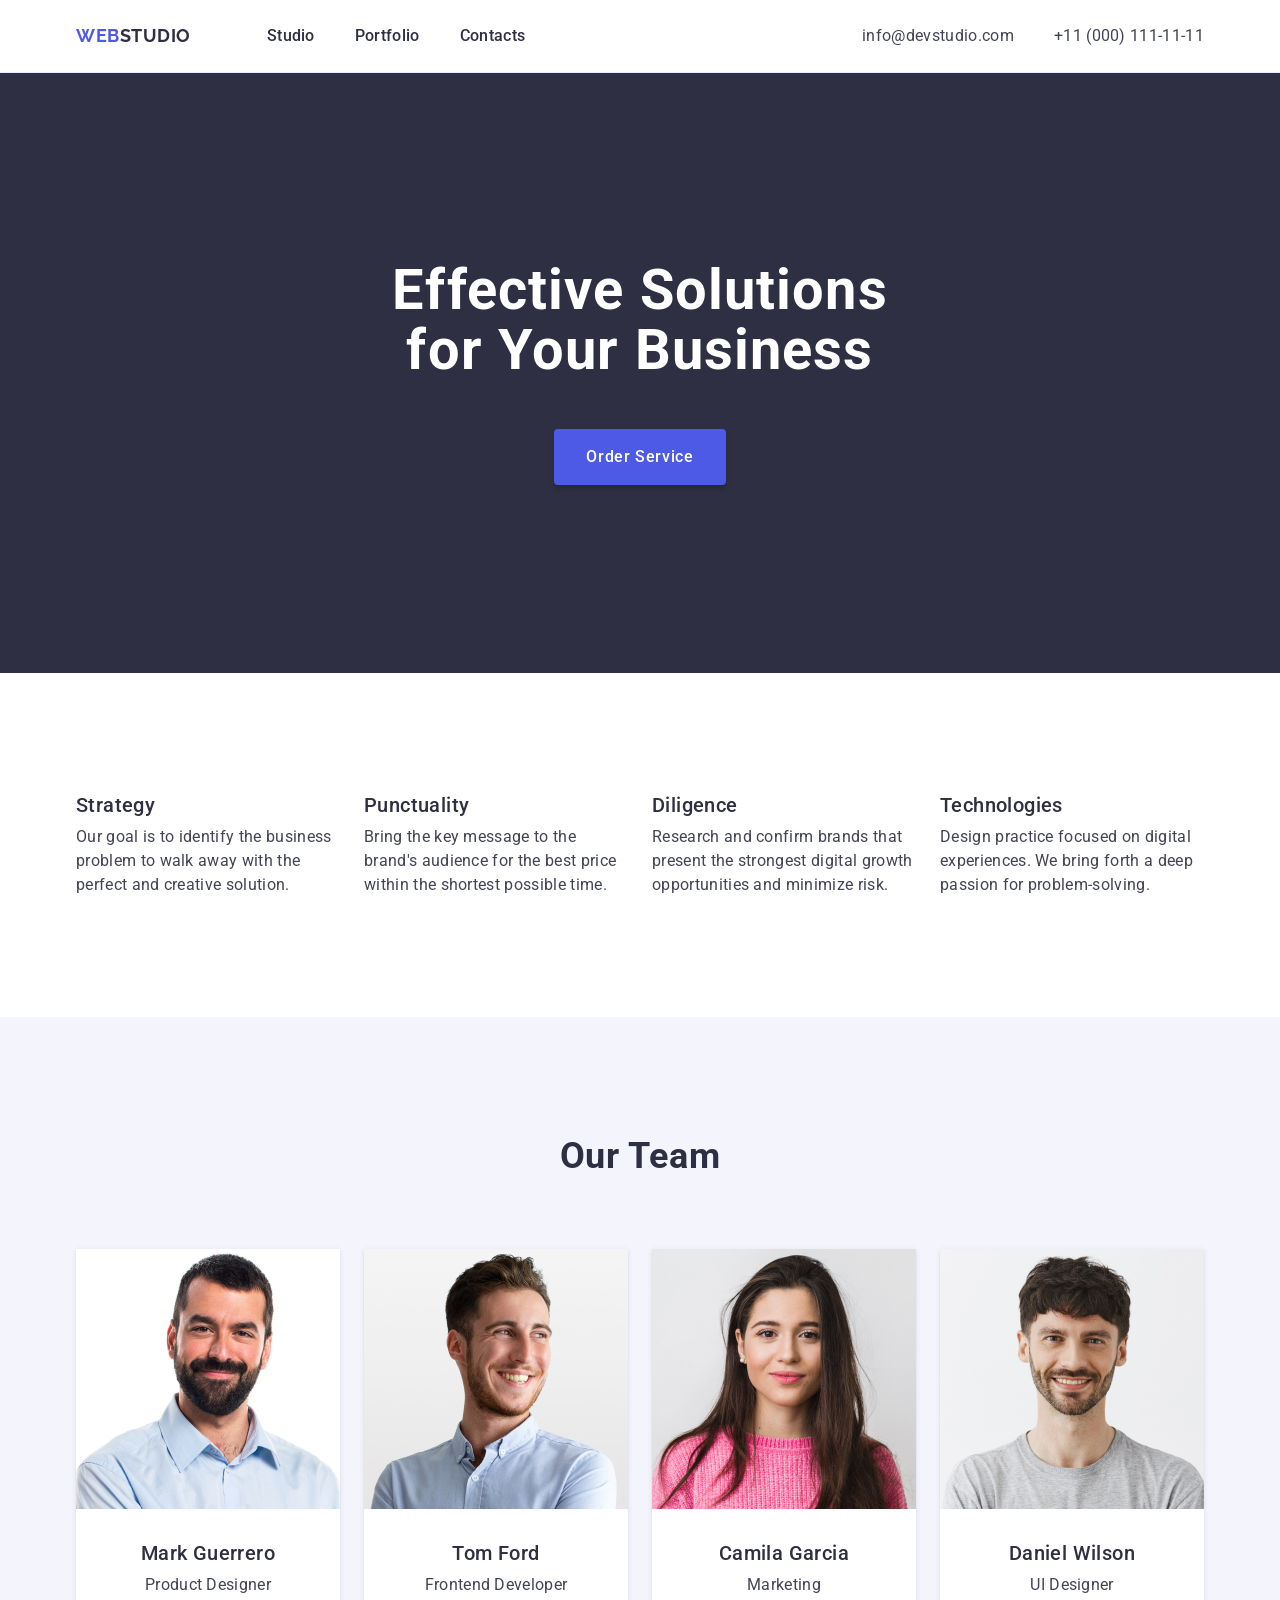
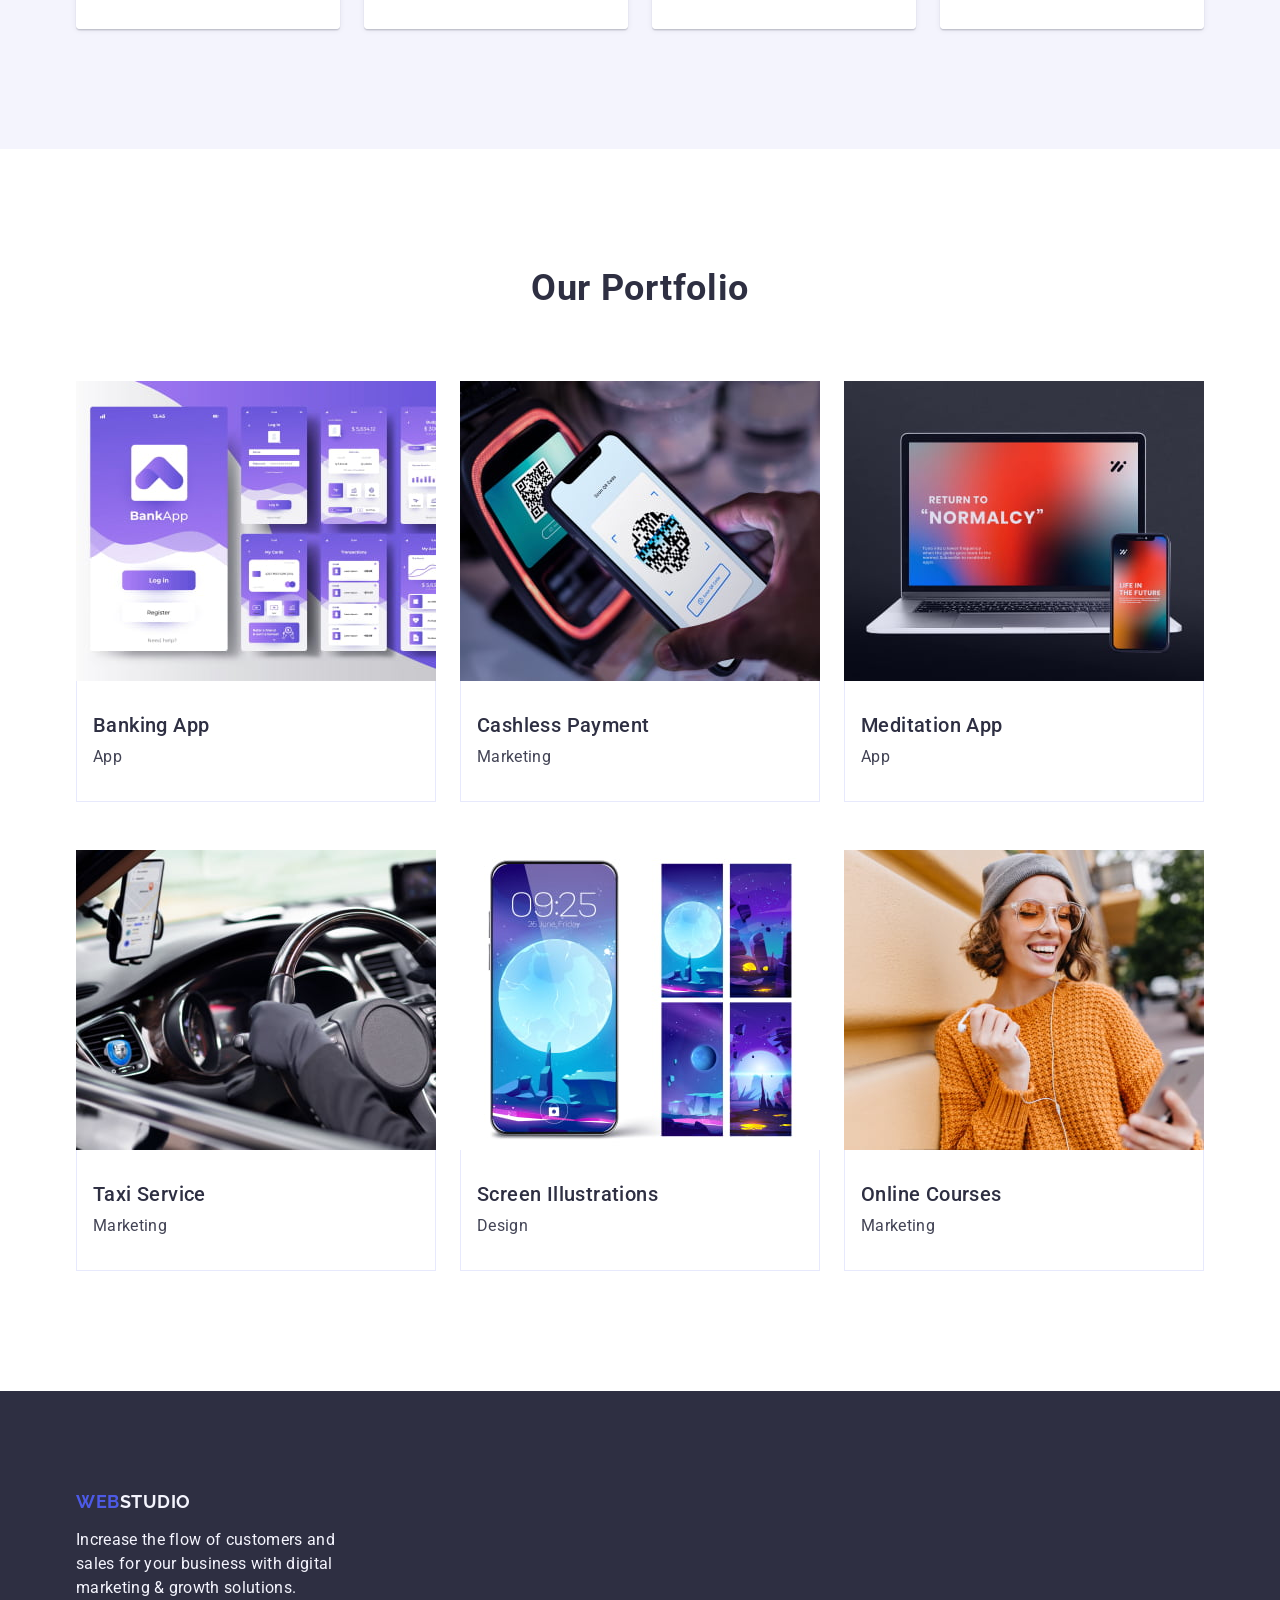
<file: index.html>
<!DOCTYPE html>
<html lang="en">
  <head>
    <meta charset="UTF-8" />
    <meta http-equiv="X-UA-Compatible" content="IE=edge" />
    <meta name="viewport" content="width=device-width, initial-scale=1.0" />
    <title>goit-markup-hw-02</title>
    <link rel="preconnect" href="https://fonts.googleapis.com" />
    <link rel="preconnect" href="https://fonts.gstatic.com" crossorigin />
    <link
      href="https://fonts.googleapis.com/css2?family=Raleway:wght@800&family=Roboto:wght@400;500;700;900&display=swap"
      rel="stylesheet"
    />
    <link
      rel="stylesheet"
      href="https://cdnjs.cloudflare.com/ajax/libs/modern-normalize/1.0.0/modern-normalize.min.css"
    />
    <link rel="stylesheet" href="./css/styles.css" />
  </head>
  <body>
    <!-- header -->
    <header class="header-styles">
     <div class="container header-container"> 
    <nav class="header-nav">
      <a href="./index.html" class="logo-header logo-style-header"
        >Web<span class="logo-web">Studio</span></a
      >
      <ul class="list-elements nav-list">
        <li>
          <a href="./index.html" class="navigation-link-styles nav-link-list">Studio</a>
        </li>
        <li>
          <a href="" class="navigation-link-styles nav-link-list"
            >Portfolio</a
          >
        </li>
        <li><a href="" class="navigation-link-styles nav-link-list">Contacts</a></li>
      </ul>
    </nav>
    <address class="address-style">
      <ul class="list-elements address-list">
        <li>
          <a href="mailto:info@devstudio.com" class="address-styles"
            >info@devstudio.com</a
          >
        </li>
        <li>
          <a href="tel:+110001111111" class="address-styles"
            >+11 (000) 111-11-11</a
          >
        </li>
      </ul>
    </address></div>
    </header>
    <!-- main -->
    <main>
      <!-- section one -->
      <section class="background-clr-sec-one section-hero-position">
        <div class="container">
          <h1 class="hero-title hero-margin">Effective Solutions for Your Business</h1>
          <button type="button" class="buttons style-but">Order Service</button>
        </div>
      </section>
      <!-- section two -->
      <section class="section">
        <div class="container cont-sec-two">
          <h2 class="visually-hidden">Our advantages</h2>
        <ul class="list-elements sec-two-list">
          <li class="list-section-two">
            <h3 class="heading-advantages">Strategy</h3>
            <p class="description-advantages">
              Our goal is to identify the business problem to walk away with the
              perfect and creative solution.
            </p>
          </li>
          <li class="list-section-two">
            <h3 class="heading-advantages">Punctuality</h3>
            <p class="description-advantages">
              Bring the key message to the brand's audience for the best price
              within the shortest possible time.
            </p>
          </li>
          <li class="list-section-two">
            <h3 class="heading-advantages">Diligence</h3>
            <p class="description-advantages">
              Research and confirm brands that present the strongest digital
              growth opportunities and minimize risk.
            </p>
          </li>
          <li class="list-section-two">
            <h3 class="heading-advantages">Technologies</h3>
            <p class="description-advantages">
              Design practice focused on digital experiences. We bring forth a
              deep passion for problem-solving.
            </p>
          </li>
        </ul>
        </div>
      </section>
      <!-- section three  -->
      <section class="background-clr-sec-three section">
        <div class="container">
          <h2 class="title-section-three sec-three-pos">Our Team</h2>
        <ul class="list-elements list-card-team">
          <li class="team-cards-color">
            <img
              src="./images/mark-guerrero-opt.jpg"
              alt="Mark Guerrero"
              width="264"
            />
            <div class="text-under-team-card">
              <h3 class="team-names">Mark Guerrero</h3>
              <p class="team-text">Product Designer</p>
            </div>
          </li>
          <li class="team-cards-color">
            <img src="./images/tom-ford-opt.jpg" alt="Tom Ford" width="264" />
            <div class="text-under-team-card">
              <h3 class="team-names">Tom Ford</h3>
              <p class="team-text">Frontend Developer</p>
            </div>
          </li>
          <li class="team-cards-color">
            <img
              src="./images/camila-garcia-opt.jpg"
              alt="Camila Garcia"
              width="264"
            />
            <div class="text-under-team-card">
              <h3 class="team-names">Camila Garcia</h3>
              <p class="team-text">Marketing</p>
            </div>
          </li>
          <li class="team-cards-color">
            <img
              src="./images/daniel-wilson-opt.jpg"
              alt="Daniel Wilson"
              width="264"
            />
            <div class="text-under-team-card">
              <h3 class="team-names">Daniel Wilson</h3>
              <p class="team-text">UI Designer</p>
            </div>
          </li>
        </ul>
        </div>
      </section>
      <!-- section four -->
      <section class="section">
        <div class="container">
          <h2 class="title-portfolio title-section-four">Our Portfolio</h2>
        <ul class="list-elements portfolio-list-elem">
          <li class="list-section-four">
          
              <img
                src="./images/portfolio/project-card-one-opt.jpg"
                alt="Banking App"
                width="360"
                height="300"
              />
              <div class="text-under-portfolio-card">
                <h3 class="title-projects">Banking App</h3>
                <p class="category-name-projects">App</p>
              </div>
        
          </li>
          <li class="list-section-four">
            
              <img
                src="./images/portfolio/project-card-two-opt.jpg"
                alt="Cashless Payment"
                width="360"
                height="300"
              />
              <div class="text-under-portfolio-card">
                <h3 class="title-projects">Cashless Payment</h3>
                <p class="category-name-projects">Marketing</p>
              </div>
          </li>
          <li class="list-section-four">
              <img
                src="./images/portfolio/project-card-three-opt.jpg"
                alt="Meditaion App"
                width="360"
                height="300"
              />
              <div class="text-under-portfolio-card">
                <h3 class="title-projects">Meditation App</h3>
                <p class="category-name-projects">App</p>
              </div>
          </li>
          <li class="list-section-four">
              <img
                src="./images/portfolio/project-card-four-opt.jpg"
                alt="Taxi Service"
                width="360"
                height="300"
              />
              <div class="text-under-portfolio-card">
                <h3 class="title-projects">Taxi Service</h3>
                <p class="category-name-projects">Marketing</p>
              </div>
          </li>
          <li class="list-section-four">
              <img
                src="./images/portfolio/project-card-five-opt.jpg"
                alt="Screen Illustrations"
                width="360"
                height="300"
              />
              <div class="text-under-portfolio-card">
                <h3 class="title-projects">Screen Illustrations</h3>
                <p class="category-name-projects">Design</p>
              </div>
          </li>
          <li class="list-section-four">
              <img
                src="./images/portfolio/project-card-six-opt.jpg"
                alt="Online Courses"
                width="360"
                height="300"
              />
              <div class="text-under-portfolio-card">
                <h3 class="title-projects">Online Courses</h3>
                <p class="category-name-projects">Marketing</p>
              </div>
        </ul>
       </div>
      </section>
    </main>
    <!-- footer -->
    <footer class="background-clr-footer footer-pos">
      <div class="container">
        <a href="./index.html" class="logo-footer footer-logo-pos">
          Web<span class="logo-web-footer">Studio</span></a
          >
    
          <p class="footer-text">
            Increase the flow of customers and sales for your business with digital
            marketing & growth solutions.
          </p>
      </div>
    </footer>
  </body>
</html>
</file>
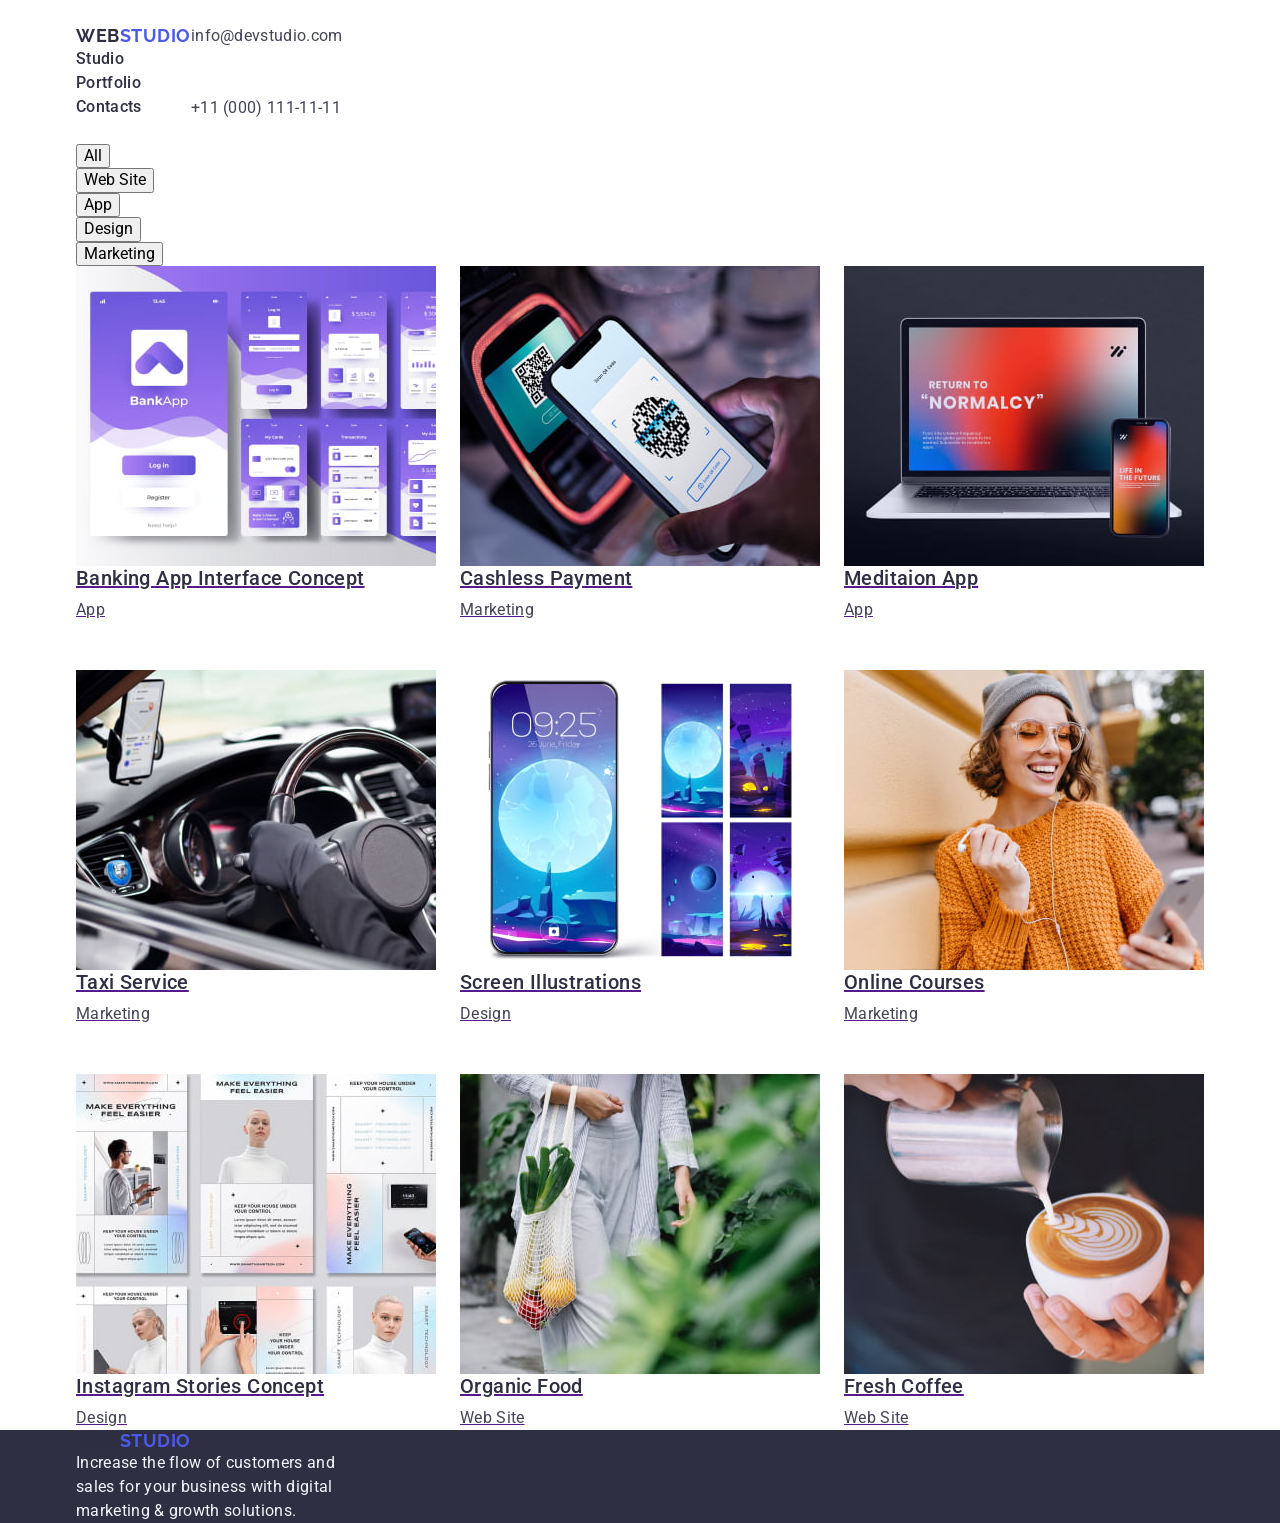
<file: portfolio.html>
<!DOCTYPE html>
<html lang="en">
  <head>
    <meta charset="UTF-8" />
    <meta http-equiv="X-UA-Compatible" content="IE=edge" />
    <meta name="viewport" content="width=device-width, initial-scale=1.0" />
    <title>goit-markup-hw-02</title>
    <link rel="preconnect" href="https://fonts.googleapis.com" />
    <link rel="preconnect" href="https://fonts.gstatic.com" crossorigin />
    <link
      href="https://fonts.googleapis.com/css2?family=Raleway:wght@800&family=Roboto:wght@400;500;700;900&display=swap"
      rel="stylesheet"
    />
    <link
      rel="stylesheet"
      href="https://cdnjs.cloudflare.com/ajax/libs/modern-normalize/1.0.0/modern-normalize.min.css"
    />
    <link rel="stylesheet" href="./css/styles.css" />
  </head>
  <body>
    <!-- header -->
    <header class="header">
      <div class="container">
        <div class="header-container">
          <nav class="header-cont-nav">
            <a href="./index.html" class="logo-header"
              ><span class="logo-web">Web</span>Studio</a
            >
            <ul class="list-elements header-list-menu">
              <li>
                <a
                  href="./index.html"
                  class="navigation-link-styles header-nav-link"
                  >Studio</a
                >
              </li>
              <li>
                <a
                  href="./portfolio.html"
                  class="navigation-link-styles header-nav-link"
                  >Portfolio</a
                >
              </li>
              <li>
                <a href="" class="navigation-link-styles header-nav-link"
                  >Contacts</a
                >
              </li>
            </ul>
          </nav>
          <address>
            <ul class="list-elements header-list-menu">
              <li>
                <a href="mailto:info@devstudio.com" class="address-styles"
                  >info@devstudio.com</a
                >
              </li>
              <li>
                <a href="tel:+110001111111" class="address-styles"
                  >+11 (000) 111-11-11</a
                >
              </li>
            </ul>
          </address>
        </div>
      </div>
    </header>
    <!-- main -->
    <main>
      <!-- section one -->
      <section class="portfilio-sec-pos">
        <div class="container">
          <h1 class="title-portfolio visually-hidden">All projects</h1>
          <ul class="list-elements portfolio-list-buttons">
            <li><button type="button" class="btn-portfolio">All</button></li>
            <li>
              <button type="button" class="btn-portfolio">Web Site</button>
            </li>
            <li><button type="button" class="btn-portfolio">App</button></li>
            <li>
              <button type="button" class="btn-portfolio">Design</button>
            </li>
            <li>
              <button type="button" class="btn-portfolio">Marketing</button>
            </li>
          </ul>
          <ul class="list-elements portfolio-list-elem">
            <li>
              <a href="" class="portfolio-links-cards"
                ><img
                  src="./images/portfolio/project-card-one-opt.jpg"
                  alt="Banking App Interface Concept"
                  width="360"
                  height="300"
                />
                <div class="port-list-elem-text">
                  <h3 class="title-projects">Banking App Interface Concept</h3>
                  <p class="category-name-projects">App</p>
                </div></a
              >
            </li>
            <li>
              <a href="" class="portfolio-links-cards"
                ><img
                  src="./images/portfolio/project-card-two-opt.jpg"
                  alt="Cashless Payment"
                  width="360"
                  height="300"
                />
                <div class="port-list-elem-text">
                  <h3 class="title-projects">Cashless Payment</h3>
                  <p class="category-name-projects">Marketing</p>
                </div></a
              >
            </li>
            <li>
              <a href="" class="portfolio-links-cards"
                ><img
                  src="./images/portfolio/project-card-three-opt.jpg"
                  alt="Meditaion App"
                  width="360"
                  height="300"
                />
                <div class="port-list-elem-text">
                  <h3 class="title-projects">Meditaion App</h3>
                  <p class="category-name-projects">App</p>
                </div></a
              >
            </li>
            <li>
              <a href="" class="portfolio-links-cards"
                ><img
                  src="./images/portfolio/project-card-four-opt.jpg"
                  alt="Taxi Service"
                  width="360"
                  height="300"
                />
                <div class="port-list-elem-text">
                  <h3 class="title-projects">Taxi Service</h3>
                  <p class="category-name-projects">Marketing</p>
                </div></a
              >
            </li>
            <li>
              <a href="" class="portfolio-links-cards"
                ><img
                  src="./images/portfolio/project-card-five-opt.jpg"
                  alt="Screen Illustrations"
                  width="360"
                  height="300"
                />
                <div class="port-list-elem-text">
                  <h3 class="title-projects">Screen Illustrations</h3>
                  <p class="category-name-projects">Design</p>
                </div></a
              >
            </li>
            <li>
              <a href="" class="portfolio-links-cards"
                ><img
                  src="./images/portfolio/project-card-six-opt.jpg"
                  alt="Online Courses"
                  width="360"
                  height="300"
                />
                <div class="port-list-elem-text">
                  <h3 class="title-projects">Online Courses</h3>
                  <p class="category-name-projects">Marketing</p>
                </div></a
              >
            </li>
            <li>
              <a href="" class="portfolio-links-cards"
                ><img
                  src="./images/portfolio/project-card-seven-opt.jpg"
                  alt="Instagram Stories Concept"
                  width="360"
                  height="300"
                />
                <div class="port-list-elem-text">
                  <h3 class="title-projects">Instagram Stories Concept</h3>
                  <p class="category-name-projects">Design</p>
                </div></a
              >
            </li>
            <li>
              <a href="" class="portfolio-links-cards"
                ><img
                  src="./images/portfolio/project-card-eight-opt.jpg"
                  alt="Organic Food"
                  width="360"
                  height="300"
                />
                <div class="port-list-elem-text">
                  <h3 class="title-projects">Organic Food</h3>
                  <p class="category-name-projects">Web Site</p>
                </div></a
              >
            </li>
            <li>
              <a href="" class="portfolio-links-cards"
                ><img
                  src="./images/portfolio/project-card-nine-opt.jpg"
                  alt="Fresh Coffee"
                  width="360"
                  height="300"
                />
                <div class="port-list-elem-text">
                  <h3 class="title-projects">Fresh Coffee</h3>
                  <p class="category-name-projects">Web Site</p>
                </div></a
              >
            </li>
          </ul>
        </div>
      </section>
    </main>
    <!-- footer -->
    <footer class="background-clr-footer">
      <div class="container">
        <div class="footer-position">
          <a href="./index.html" class="logo-footer"
            ><span class="logo-web">Web</span>Studio</a
          >
          <p class="footer-text">
            Increase the flow of customers and sales for your business with
            digital marketing & growth solutions.
          </p>
        </div>
      </div>
    </footer>
  </body>
</html>
</file>
<file: css/styles.css>
:root {
  --brand-background-color: #fff;
  --secondary-background-color: #2e2f42;
  --dark-logo-color: #4d5ae5;
  --light-logo-color: #4d5ae5;
  --side-logo-color: #2e2f42;
  --dark-bold-text-color: #2e2f42;
  --main-color-text: #434455;
  --hover-shift: #404bbf;
  --focus-shift: #404bbf;
  --light-text-color: #fff;
  --background-buttons-color: #4d5ae5;
  --background-color-team-cards: #fff;
  --footer-text-color: #F4F4FD;
  /* Portfolio */
  --background-btn-clr-portfolio: #f4f4fd;
  --clr-btn-portfolio: #4d5ae5;
}
/* body styles */ 
body {
  font-family: "Roboto", sans-serif;
  font-size: 16px;
  background-color: var(--brand-background-color);
  color: var(--main-color-text);
}
/* visually-hidden */
.visually-hidden {
  position: absolute;
  width: 1px;
  height: 1px;
  margin: -1px;
  border: 0;
  padding: 0;
  white-space: nowrap;
  clip-path: inset(100%);
  clip: rect(0 0 0 0);
  overflow: hidden;
}
/* header */

.header-styles {
  border-bottom: 1px solid #e7e9fc
}

.header-nav {
  display: flex;
  align-items: center;
}
.header-container {
  display: flex;
  align-items: center;
}

.nav-list {
  display: flex;
  align-items: center;
  gap: 40px;
}

.address-list {
  display: flex;
  align-items: center;
  gap: 40px;
}

.logo-style-header {
  padding: 24px 0;
  margin-right: 76px;
}

.nav-link-list {
  display: block;
  padding: 24px 0;
}

/* Location of elements on the page */

p,
h1,
h2,
h3,
h4,
h5,
h6 {
  margin: 0;
}

ul {
  margin: 0;
  padding-left: 0;
}

img {
  display: block;
}

.container { 
  max-width: 1158px; 
  padding-left: 15px; 
  padding-right: 15px; 
  margin-left: auto;
  margin-right: auto; 
  }

  .section {
    padding: 120px 0; 
  }
  
/* logo */
.logo-header {
  font-family: "Raleway", sans-serif;
  font-weight: 700;
  font-size: 18px;
  line-height: 1.17;
  color: var(--dark-logo-color);
  text-decoration: none;
  text-transform: uppercase;
  letter-spacing: 0.03em;
}
/* address style */
.address-style {
  font-style: normal;
  margin-left: auto;
}
.logo-web {
  color: var(--side-logo-color);
}
.logo-web-footer {
  color: #f4f4fd
}

/* list-elements */
.list-elements {
  list-style-type: none;
}
/* navigation-links */
.navigation-link-styles {
  color: var(--dark-bold-text-color);
  text-decoration: none;
  font-weight: 500;
  line-height: 1.5;
  letter-spacing: 0.02em;
}
.navigation-link-styles:hover {
  color: var(--hover-shift);
}
.navigation-link-styles:focus {
  color: var(--focus-shift);
}
/* header-address */
.address-styles {
  color: var(--main-color-text);
  font-style: normal;
  text-decoration: none;
  line-height: 1.5;
  letter-spacing: 0.02em;
  display: block;
  padding: 24px 0;
}
.address-styles:hover {
  color: var(--hover-shift);
}
.address-styles:focus {
  color: var(--focus-shift);
}
/* section one */

.section-hero-position {
  padding-top: 188px;
  padding-bottom: 188px;
}

.background-clr-sec-one {
  background-color: var(--secondary-background-color);
}
.hero-title {
  font-size: 56px;
  line-height: 1.07;
  font-weight: 700;
  color: var(--light-text-color);
  letter-spacing: 0.02em;
  text-align: center
  }

  .hero-margin {
    max-width: 496px;
    margin-left: auto;
    margin-right: auto;
  }

  /* button-hero section */
.buttons {
  background-color: var(--background-buttons-color);
  color: var(--light-text-color);
  font-family: "Roboto", sans-serif;
  font-style: normal;
  font-size: 16px;
  line-height: 1.5;
  font-weight: 500;
  cursor: pointer;
  letter-spacing: 0.04em;
}
.buttons:hover {
  background-color: var(--hover-shift);
}
.buttons:focus {
  background-color: var(--focus-shift);
}

.style-but {
  display: block;
 margin-left: auto;
 margin-right: auto;
 margin-top: 48px;
 padding: 16px 32px;
 border-radius: 4px;
 box-shadow: 0 4px 4px 0 rgba(0, 0, 0, 0.15);
 border:transparent;
 min-width: 169px;
}


/* section two */

/* .title-section-two {
  font-weight: 700;
  color: var(--dark-bold-text-color);
  font-size: 36px;
  line-height: 1.11;
  text-transform: capitalize;
  margin-bottom: 2px;
} */

.heading-advantages {
  font-weight: 500;
  font-size: 20px;
  line-height: 1.2;
  color: var(--dark-bold-text-color);
  letter-spacing: 0.02em;
  margin-bottom: 8px;
}
.description-advantages {
  letter-spacing: 0.02em;
  line-height: 1.5;
}

.sec-two-list {
  display: flex;
  gap: 24px;
}

.sec-two-list > li {
  flex-basis: calc((100% - 72px) / 4);
}

.cont-sec-two {
  display: flex;
} 


/* section three Our team */
.background-clr-sec-three {
  background-color: #f4f4fd;
}
.title-section-three {
  font-weight: 700;
  color: var(--dark-bold-text-color);
  font-size: 36px;
  line-height: 1.11;
  letter-spacing: 0.02em;
  text-transform: capitalize;
  text-align: center 
}

.team-cards-color {
  border-radius: 0 0 4px 4px;
  box-shadow: 0 2px 1px 0 rgba(46, 47, 66, 0.08), 0 1px 1px 0 rgba(46, 47, 66, 0.16), 0 1px 6px 0 rgba(46, 47, 66, 0.08);
}

.sec-three-pos {
margin-bottom: 72px;
}

.team-names {
  font-weight: 500;
  font-size: 20px;
  line-height: 1.2;
  color: var(--dark-bold-text-color);
  letter-spacing: 0.02em;
  margin-bottom: 8px;
}
.team-text {
  line-height: 1.5;
  letter-spacing: 0.02em;
}

.text-under-team-card {
padding: 32px 0px;
text-align: center;
background-color: #fff;
border-radius: 0 0 4px 4px;
}

.list-card-team {
  display: flex;
  gap: 24px;
}

.list-card-team > li {
  flex-basis: calc((100% - 72px) / 4);
}

/* section four portfolio page */
.title-portfolio {
  font-weight: 700;
  color: var(--dark-bold-text-color);
  font-size: 36px;
  line-height: 1.11;
  letter-spacing: 0.02em;
  text-align: center;
}

.portfolio-list-elem {
  display: flex;
  flex-wrap: wrap;
  row-gap: 48px;
  column-gap: 24px;
}

.title-projects {
  font-weight: 500;
  font-size: 20px;
  line-height: 1.2;
  color: var(--dark-bold-text-color);
  letter-spacing: 0.02em;
  margin-bottom: 8px;
}
.category-name-projects {
  letter-spacing: 0.02em;
  line-height: 1.5;
  color: var(--main-color-text);
}

.title-section-four {
  margin-bottom: 72px;
}

.text-under-portfolio-card {
  padding: 32px 16px;
  border-left: 1px solid #e7e9fc;
  border-right: 1px solid #e7e9fc;
  border-bottom: 1px solid #e7e9fc;
}



/* footer */
.background-clr-footer {
  background-color: var(--secondary-background-color);
}
.footer-text {
  color: var(--footer-text-color);
  letter-spacing: 0.02em;
  line-height: 1.5;
  width: 264px;
}

/* logo footer */
.logo-footer {
  font-family: "Raleway", sans-serif;
  font-weight: 800;
  font-size: 18px;
  line-height: 1.17;
  color: var(--light-logo-color);
  text-decoration: none;
  text-transform: uppercase;
  letter-spacing: 0.03em;
  font-weight: 700
}

.footer-pos {
  padding: 100px 0;
}

.footer-logo-pos {
  display: inline-block;
  margin-bottom: 16px;
}
</file>
